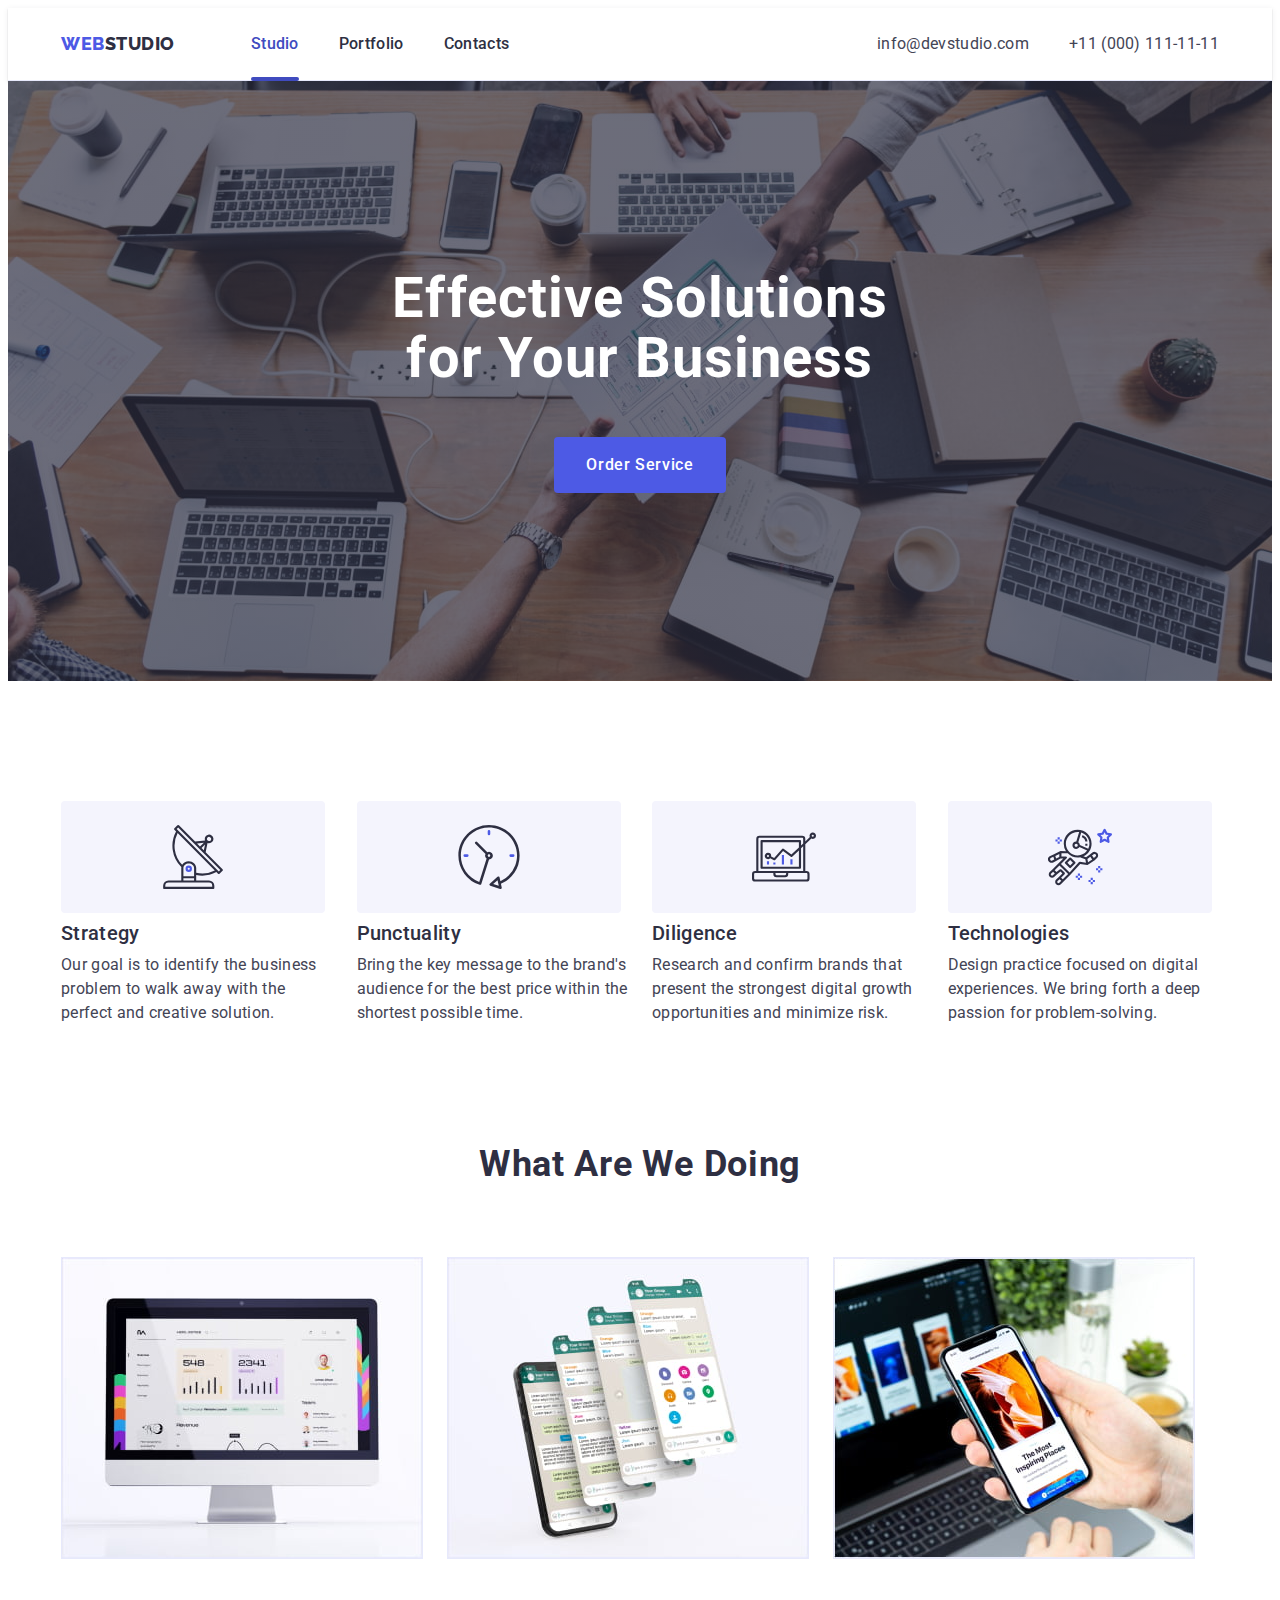
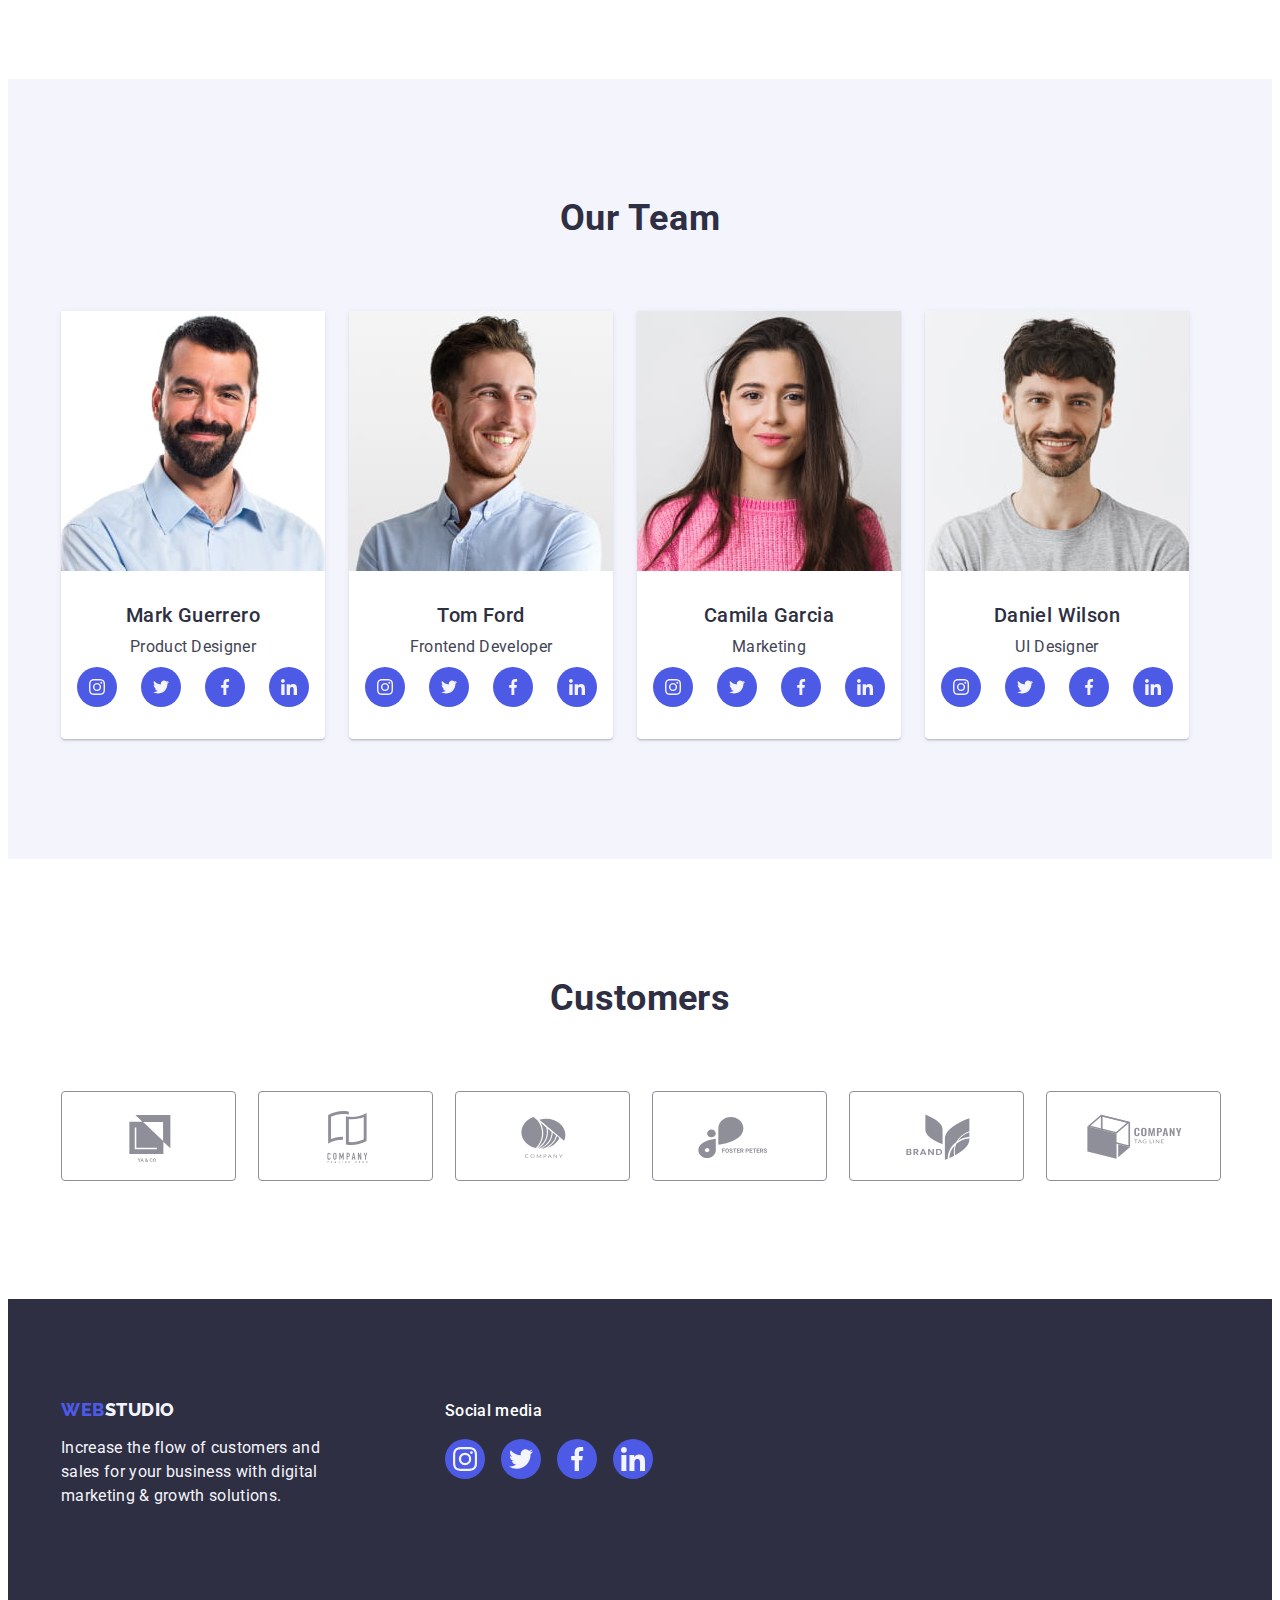
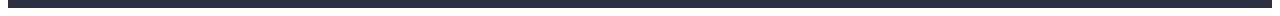
<file: index.html>
<!DOCTYPE html>
<html lang="en">
  <head>
    <meta charset="UTF-8" />
    <meta http-equiv="X-UA-Compatible" content="IE=edge" />
    <meta name="viewport" content="width=device-width, initial-scale=1.0" />
    <title>WebStudio</title>
    <link rel="preconnect" href="https://fonts.googleapis.com" />
    <link rel="preconnect" href="https://fonts.gstatic.com" crossorigin />
    <link
      href="https://fonts.googleapis.com/css2?family=Raleway:wght@800&family=Roboto:wght@400;500;700;900&display=swap"
      rel="stylesheet"
    />
    <link
      rel="stylesheet"
      href="https://cdnjs.cloudflare.com/ajax/libs/modern-normalize/2.0.0/modern-normalize.min.css"
      integrity="sha512-4xo8blKMVCiXpTaLzQSLSw3KFOVPWhm/TRtuPVc4WG6kUgjH6J03IBuG7JZPkcWMxJ5huwaBpOpnwYElP/m6wg=="
      crossorigin="anonymous"
      referrerpolicy="no-referrer"
    />
    <link rel="stylesheet" href="./css/style.css" />
  </head>
  <body>
    <header class="header">
      <div class="header-container container">
        <nav class="header-nav">
          <a href="./index.html" class="logo link">Web<span class="logo-text">Studio</span></a>
          <ul class="header-nav-list list">
            <li class="header-nav-item item">
              <a href="./index.html" class="header-nav-link active link">Studio</a>
            </li>
            <li class="header-nav-item item">
              <a href="./portfolio.html" class="header-nav-link link">Portfolio</a>
            </li>
            <li class="header-nav-item item">
              <a href="" class="header-nav-link link">Contacts</a>
            </li>
          </ul>
        </nav>
        <address class="header-address">
          <ul class="header-address-list list">
            <li class="header-address-item item">
              <a href="mailto:info@devstudio.com" class="header-address-link link"
                >info@devstudio.com</a
              >
            </li>
            <li class="header-address-item item">
              <a href="tel:+110001111111" class="header-address-link link">+11 (000) 111-11-11</a>
            </li>
          </ul>
        </address>
      </div>
    </header>
    <main>
      <section class="hero">
        <div class="container hero-container">
          <h1 class="hero-title">Effective Solutions for Your Business</h1>
          <button type="button" class="hero-button" data-modal-open>Order Service</button>
        </div>
      </section>
      <section class="strategy">
        <div class="strategy-container container">
          <h2 hidden>Earth</h2>
          <ul class="strategy-list list">
            <li class="srategy-item item">
              <div class="strategy-box">
                <svg width="64" height="64">
                  <use href="./images/icons.svg#antenna"></use>
                </svg>
              </div>
              <h3 class="strategy-title">Strategy</h3>
              <p class="strategy-text">
                Our goal is to identify the business problem to walk away with the perfect and
                creative solution.
              </p>
            </li>
            <li class="srategy-item item">
              <div class="strategy-box">
                <svg width="64" height="64">
                  <use href="./images/icons.svg#clock"></use>
                </svg>
              </div>
              <h3 class="strategy-title">Punctuality</h3>
              <p class="strategy-text">
                Bring the key message to the brand's audience for the best price within the shortest
                possible time.
              </p>
            </li>
            <li class="srategy-item item">
              <div class="strategy-box">
                <svg width="64" height="64">
                  <use href="./images/icons.svg#diagram"></use>
                </svg>
              </div>
              <h3 class="strategy-title">Diligence</h3>
              <p class="strategy-text">
                Research and confirm brands that present the strongest digital growth opportunities
                and minimize risk.
              </p>
            </li>
            <li class="srategy-item item">
              <div class="strategy-box">
                <svg width="64" height="64">
                  <use href="./images/icons.svg#astronaut"></use>
                </svg>
              </div>
              <h3 class="strategy-title">Technologies</h3>
              <p class="strategy-text">
                Design practice focused on digital experiences. We bring forth a deep passion for
                problem-solving.
              </p>
            </li>
          </ul>
        </div>
      </section>
      <section class="doing">
        <div class="container doing-container">
          <h2 class="doing-title">What are we doing</h2>
          <ul class="doing-list list">
            <li class="doing-item item">
              <img
                class="doing-img"
                src="./images/doing/Rectangle1.jpg"
                alt="computer"
                width="360"
                height="300"
              />
            </li>
            <li class="doing-item item">
              <img
                class="doing-img"
                src="./images/doing/Rectangle.jpg"
                alt="phone"
                width="360"
                height="300"
              />
            </li>
            <li class="doing-item item">
              <img
                class="doing-img"
                src="./images/doing/Rectangle2.jpg"
                alt="phone"
                width="360"
                height="300"
              />
            </li>
          </ul>
        </div>
      </section>
      <section class="team">
        <div class="container team-container">
          <h2 class="team-title">Our Team</h2>
          <ul class="team-list list">
            <li class="team-item item">
              <img src="./images/team/mark.jpg" alt="Mark Guerrero" width="264" height="260" />
              <div class="container-name">
                <h3 class="team-name">Mark Guerrero</h3>
                <p class="team-desc">Product Designer</p>
                <ul class="list team-icon-list">
                  <li class="team-social-item item">
                    <a class="social-team-link link" href="" target="_blank" aria-label="">
                      <svg class="social-team-icon" width="16" height="16">
                        <use href="./images/icons.svg#instagram"></use>
                      </svg>
                    </a>
                  </li>
                  <li class="team-social-item item">
                    <a class="social-team-link link" href="" target="_blank" aria-label="">
                      <svg class="social-team-icon" width="16" height="16">
                        <use href="./images/icons.svg#twitter"></use>
                      </svg>
                    </a>
                  </li>
                  <li class="team-social-item item">
                    <a class="social-team-link link" href="" target="_blank" aria-label="">
                      <svg class="social-team-icon" width="16" height="16">
                        <use href="./images/icons.svg#facebook"></use>
                      </svg>
                    </a>
                  </li>
                  <li class="team-social-item item">
                    <a class="social-team-link link" href="" target="_blank" aria-label="">
                      <svg class="social-team-icon" width="16" height="16">
                        <use href="./images/icons.svg#linkedin"></use>
                      </svg>
                    </a>
                  </li>
                </ul>
              </div>
            </li>
            <li class="team-item item">
              <img src="./images/team/tom.jpg" alt="Tom Ford" width="264" height="260" />
              <div class="container-name">
                <h3 class="team-name">Tom Ford</h3>
                <p class="team-desc">Frontend Developer</p>
                <ul class="list team-icon-list">
                  <li class="social-team-item item">
                    <a class="social-team-link link" href="" target="_blank" aria-label="">
                      <svg class="social-team-icon" width="16" height="16">
                        <use href="./images/icons.svg#instagram"></use>
                      </svg>
                    </a>
                  </li>
                  <li class="social-team-item item">
                    <a class="social-team-link link" href="" target="_blank" aria-label="">
                      <svg class="social-team-icon" width="16" height="16">
                        <use href="./images/icons.svg#twitter"></use>
                      </svg>
                    </a>
                  </li>
                  <li class="social-team-item item">
                    <a class="social-team-link link" href="" target="_blank" aria-label="">
                      <svg class="social-team-icon" width="16" height="16">
                        <use href="./images/icons.svg#facebook"></use>
                      </svg>
                    </a>
                  </li>
                  <li class="social-team-item item">
                    <a class="social-team-link link" href="" target="_blank" aria-label="">
                      <svg class="social-team-icon" width="16" height="16">
                        <use href="./images/icons.svg#linkedin"></use>
                      </svg>
                    </a>
                  </li>
                </ul>
              </div>
            </li>
            <li class="team-item item">
              <img src="./images/team/camila.jpg" alt="Camila Garcia" width="264" height="260" />
              <div class="container-name">
                <h3 class="team-name">Camila Garcia</h3>
                <p class="team-desc">Marketing</p>
                <ul class="list team-icon-list">
                  <li class="social-team-item item">
                    <a class="social-team-link link" href="" target="_blank" aria-label="">
                      <svg class="social-team-icon" width="16" height="16">
                        <use href="./images/icons.svg#instagram"></use>
                      </svg>
                    </a>
                  </li>
                  <li class="social-team-item item">
                    <a class="social-team-link link" href="" target="_blank" aria-label="">
                      <svg class="social-team-icon" width="16" height="16">
                        <use href="./images/icons.svg#twitter"></use>
                      </svg>
                    </a>
                  </li>
                  <li class="social-team-item item">
                    <a class="social-team-link link" href="" target="_blank" aria-label="">
                      <svg class="social-team-icon" width="16" height="16">
                        <use href="./images/icons.svg#facebook"></use>
                      </svg>
                    </a>
                  </li>
                  <li class="social-team-item item">
                    <a class="social-team-link link" href="" target="_blank" aria-label="">
                      <svg class="social-team-icon" width="16" height="16">
                        <use href="./images/icons.svg#linkedin"></use>
                      </svg>
                    </a>
                  </li>
                </ul>
              </div>
            </li>
            <li class="team-item item">
              <img src="./images/team/daniel.jpg" alt="Daniel Wilson" width="264" height="260" />
              <div class="container-name">
                <h3 class="team-name">Daniel Wilson</h3>
                <p class="team-desc">UI Designer</p>
                <ul class="list team-icon-list">
                  <li class="social-team-item item">
                    <a class="social-team-link link" href="" target="_blank" aria-label="">
                      <svg class="social-team-icon" width="16" height="16">
                        <use href="./images/icons.svg#instagram"></use>
                      </svg>
                    </a>
                  </li>
                  <li class="social-team-item item">
                    <a class="social-team-link link" href="" target="_blank" aria-label="">
                      <svg class="social-team-icon" width="16" height="16">
                        <use href="./images/icons.svg#twitter"></use>
                      </svg>
                    </a>
                  </li>
                  <li class="social-team-item item">
                    <a class="social-team-link link" href="" target="_blank" aria-label="">
                      <svg class="social-team-icon" width="16" height="16">
                        <use href="./images/icons.svg#facebook"></use>
                      </svg>
                    </a>
                  </li>
                  <li class="social-team-item item">
                    <a class="social-team-link link" href="" target="_blank" aria-label="">
                      <svg class="social-team-icon" width="16" height="16">
                        <use href="./images/icons.svg#linkedin"></use>
                      </svg>
                    </a>
                  </li>
                </ul>
              </div>
            </li>
          </ul>
        </div>
      </section>
      <section class="customers">
        <div class="container container-customers">
          <h2 class="title-customers">Customers</h2>
          <ul class="list customers-list">
            <li class="item customers-item">
              <a class="customers-link link" href="" target="_blank" aria-label="">
                <svg class="customers-icon" width="104" height="56">
                  <use href="./images/icons.svg#logo"></use>
                </svg>
              </a>
            </li>
            <li class="item customers-item">
              <a class="customers-link link" href="" target="_blank" aria-label="">
                <svg class="customers-icon" width="104" height="56">
                  <use href="./images/icons.svg#logo-1"></use>
                </svg>
              </a>
            </li>
            <li class="item customers-item">
              <a class="customers-link link" href="" target="_blank" aria-label="">
                <svg class="customers-icon" width="104" height="56">
                  <use href="./images/icons.svg#logo-2"></use>
                </svg>
              </a>
            </li>
            <li class="item customers-item">
              <a class="customers-link link" href="" target="_blank" aria-label="">
                <svg class="customers-icon" width="104" height="56">
                  <use href="./images/icons.svg#logo-3"></use>
                </svg>
              </a>
            </li>
            <li class="item customers-item">
              <a class="customers-link link" href="" target="_blank" aria-label="">
                <svg class="customers-icon" width="104" height="56">
                  <use href="./images/icons.svg#logo-4"></use>
                </svg>
              </a>
            </li>
            <li class="item customers-item">
              <a class="customers-link link" href="" target="_blank" aria-label="">
                <svg class="customers-icon" width="104" height="56">
                  <use href="./images/icons.svg#logo-5"></use>
                </svg>
              </a>
            </li>
          </ul>
        </div>
      </section>
    </main>
    <footer class="footer">
      <div class="container footer-container">
        <div class="footer-box">
          <a href="./index.html" class="logo link"
            >Web<span class="footer-logo-text">Studio</span></a
          >
          <p class="footer-text">
            Increase the flow of customers and sales for your business with digital marketing &
            growth solutions.
          </p>
        </div>
        <div>
          <p class="title-footer">Social media</p>
          <ul class="list footer-icon-list">
            <li class="item footer-icon-item">
              <a class="footer-social-link" href="" target="_blank" aria-label="">
                <svg class="footer-social-img" width="24" height="24">
                  <use href="./images/icons.svg#instagram1"></use>
                </svg>
              </a>
            </li>
            <li class="item footer-icon-item">
              <a class="footer-social-link" href="" target="_blank" aria-label="">
                <svg class="footer-social-img" width="24" height="24">
                  <use href="./images/icons.svg#twitter1"></use>
                </svg>
              </a>
            </li>
            <li class="item footer-icon-item">
              <a class="footer-social-link" href="" target="_blank" aria-label="">
                <svg class="footer-social-img" width="24" height="24">
                  <use href="./images/icons.svg#facebook1"></use>
                </svg>
              </a>
            </li>
            <li class="item footer-icon-item">
              <a class="footer-social-link" href="" target="_blank" aria-label="">
                <svg class="footer-social-img" width="24" height="24">
                  <use href="./images/icons.svg#linkedin1"></use>
                </svg>
              </a>
            </li>
          </ul>
        </div>
      </div>
    </footer>
    <div class="backdrop is-hidden" data-modal>
      <div class="modal">
        <button data-modal-close type="button" class="modal-btn">
          <svg class="close-btn-img" width="8" height="8">
            <use href="./images/icons.svg#close-btn"></use>
          </svg>
        </button>
      </div>
    </div>
    <script src="./js/modal.js"></script>
  </body>
</html>
</file>
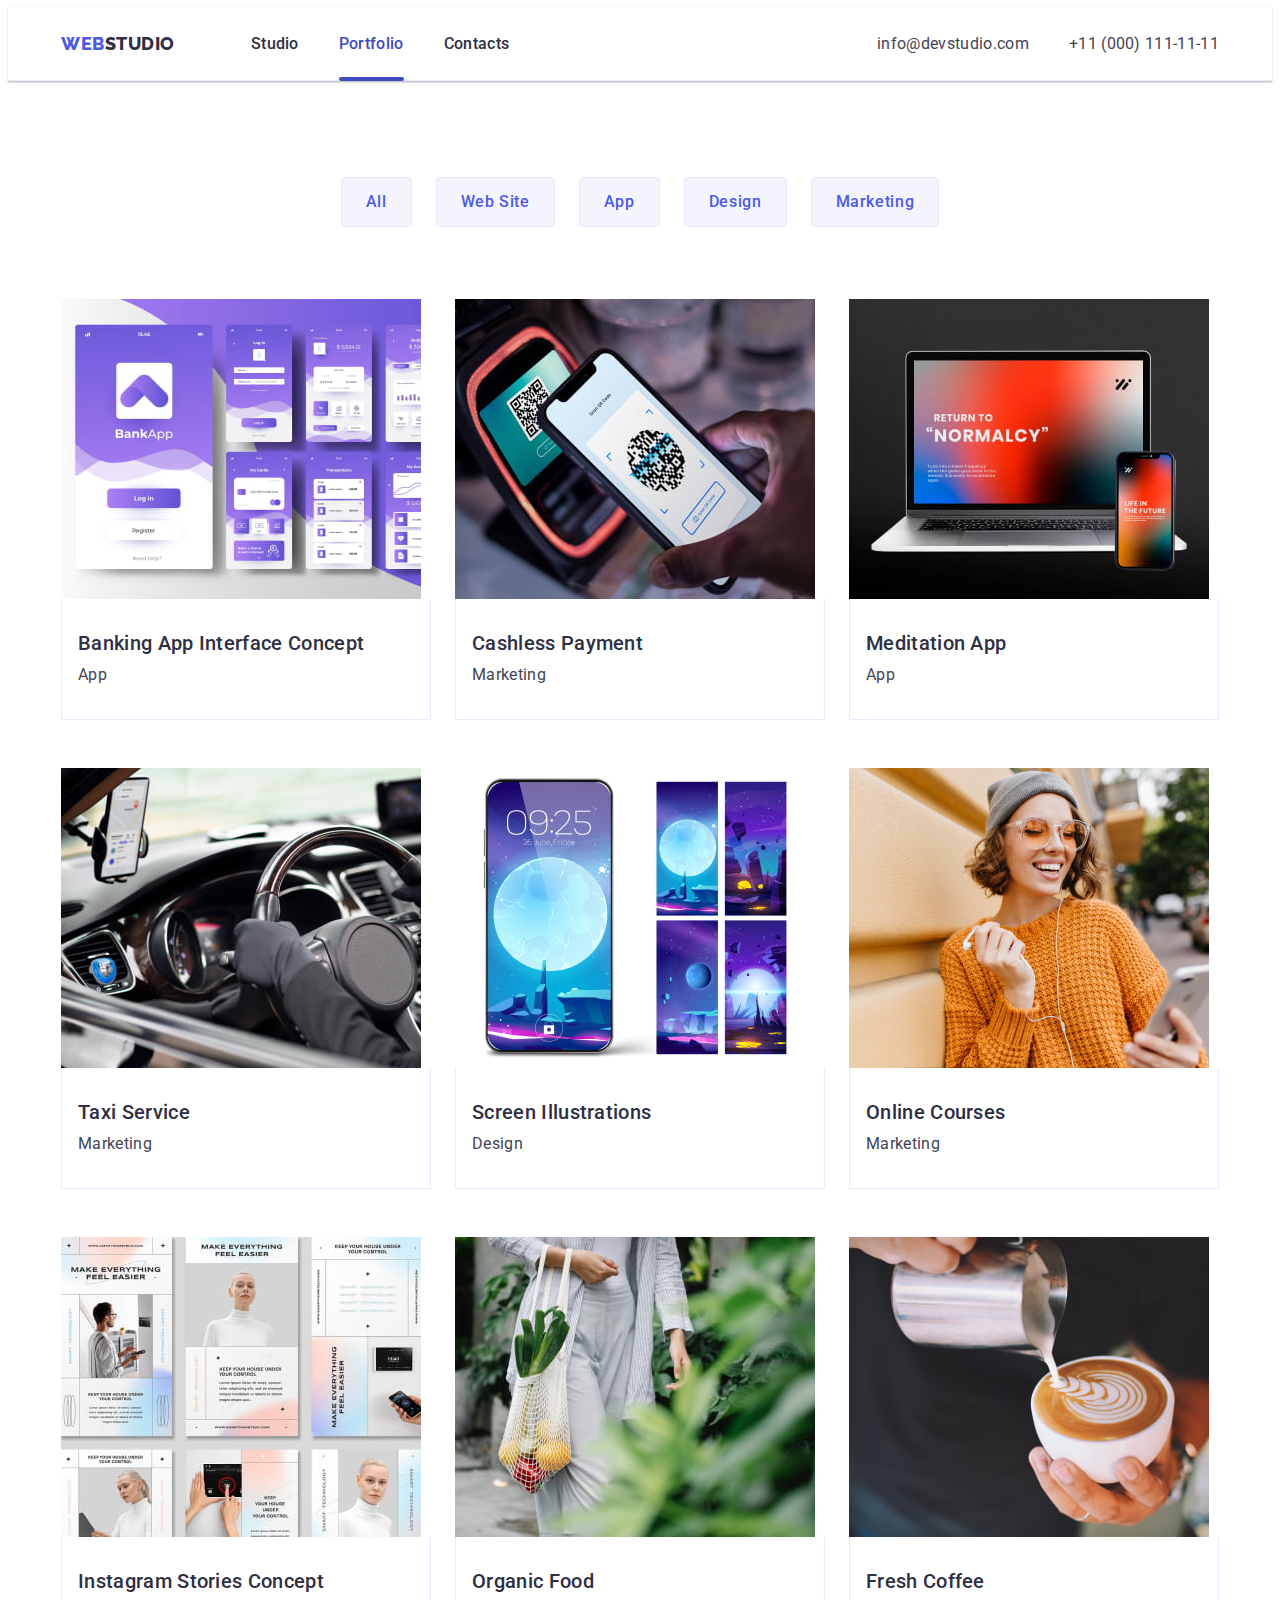
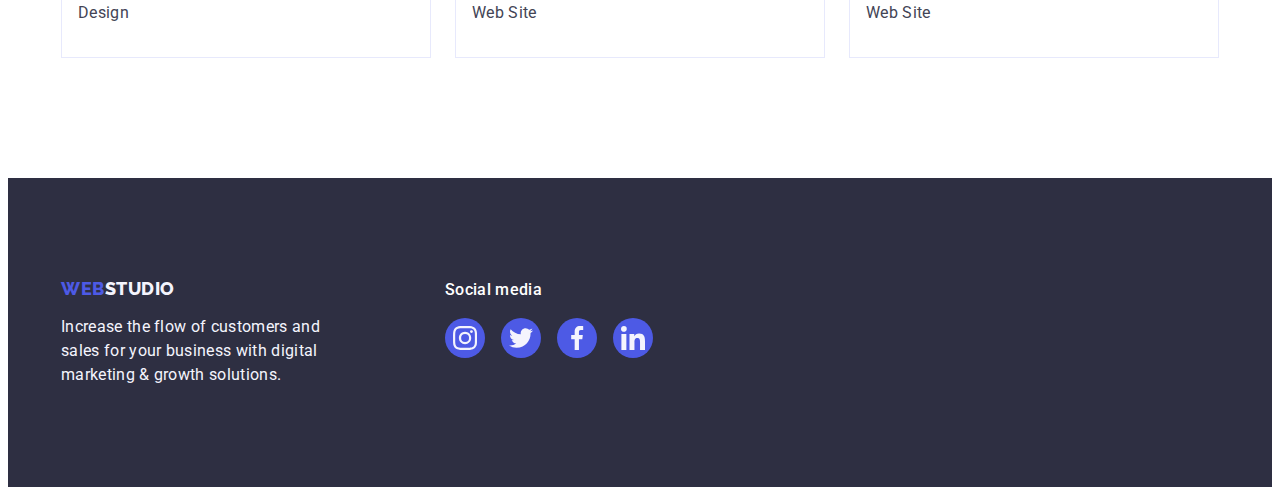
<file: portfolio.html>
<!DOCTYPE html>
<html lang="en">
  <head>
    <meta charset="UTF-8" />
    <meta http-equiv="X-UA-Compatible" content="IE=edge" />
    <meta name="viewport" content="width=device-width, initial-scale=1.0" />
    <title>Portfolio</title>
    <link rel="preconnect" href="https://fonts.googleapis.com" />
    <link rel="preconnect" href="https://fonts.gstatic.com" crossorigin />
    <link
      href="https://fonts.googleapis.com/css2?family=Raleway:wght@800&family=Roboto:wght@400;500;700;900&display=swap"
      rel="stylesheet"
    />
    <link
      rel="stylesheet"
      href="https://cdnjs.cloudflare.com/ajax/libs/modern-normalize/2.0.0/modern-normalize.min.css"
      integrity="sha512-4xo8blKMVCiXpTaLzQSLSw3KFOVPWhm/TRtuPVc4WG6kUgjH6J03IBuG7JZPkcWMxJ5huwaBpOpnwYElP/m6wg=="
      crossorigin="anonymous"
      referrerpolicy="no-referrer"
    />
    <link rel="stylesheet" href="./css/style.css" />
  </head>
  <body>
    <header class="header">
      <div class="header-container container">
        <nav class="header-nav">
          <a href="./index.html" class="logo link">Web<span class="logo-text">Studio</span></a>
          <ul class="header-nav-list list">
            <li class="header-nav-item item">
              <a href="./index.html" class="header-nav-link link">Studio</a>
            </li>
            <li class="header-nav-item item">
              <a href="./portfolio.html" class="header-nav-link active link">Portfolio</a>
            </li>
            <li class="header-nav-item item">
              <a href="" class="header-nav-link link">Contacts</a>
            </li>
          </ul>
        </nav>
        <address class="header-address">
          <ul class="header-address-list list">
            <li class="header-address-item item">
              <a href="mailto:info@devstudio.com" class="header-address-link link"
                >info@devstudio.com</a
              >
            </li>
            <li class="header-address-item item">
              <a href="tel:+110001111111" class="header-address-link link">+11 (000) 111-11-11</a>
            </li>
          </ul>
        </address>
      </div>
    </header>
    <main>
      <section class="portfolio">
        <div class="container portfolio-container">
          <h1 hidden>Something</h1>
          <ul class="portfolio-btn-list list">
            <li class="portfolio-btn-item item">
              <button type="button" class="portfolio-button button">All</button>
            </li>
            <li class="portfolio-btn-item item">
              <button type="button" class="portfolio-button button">Web Site</button>
            </li>
            <li class="portfolio-btn-item item">
              <button type="button" class="portfolio-button button">App</button>
            </li>
            <li class="portfolio-btn-item item">
              <button type="button" class="portfolio-button button">Design</button>
            </li>
            <li class="portfolio-btn-item item">
              <button type="button" class="portfolio-button button">Marketing</button>
            </li>
          </ul>
          <ul class="portfolio-content-list list">
            <li class="portfolio-content-item item">
              <a class="portfolio-link link" href="">
                <div class="overlay-box">
                  <img
                    src="./images/portfolio/imgg.jpg"
                    alt="Interface Concept"
                    width="360"
                    height="300"
                  />
                  <p class="portfolio-overlay">
                    14 Stylish and User-Friendly App Design Concepts · Task Manager App · Calorie
                    Tracker App · Exotic Fruit Ecommerce App · Cloud Storage App
                  </p>
                </div>
                <div class="container-link">
                  <h2 class="portfolio-subtitle">Banking App Interface Concept</h2>
                  <p class="portfolio-text">App</p>
                </div>
              </a>
            </li>
            <li class="portfolio-content-item item">
              <a class="portfolio-link link" href="">
                <div class="overlay-box">
                  <img
                    src="./images/portfolio/imgg1.jpg"
                    alt="Interface Concept"
                    width="360"
                    height="300"
                  />
                  <p class="portfolio-overlay">
                    14 Stylish and User-Friendly App Design Concepts · Task Manager App · Calorie
                    Tracker App · Exotic Fruit Ecommerce App · Cloud Storage App
                  </p>
                </div>
                <div class="container-link">
                  <h2 class="portfolio-subtitle">Cashless Payment</h2>
                  <p class="portfolio-text">Marketing</p>
                </div>
              </a>
            </li>
            <li class="portfolio-content-item item">
              <a class="portfolio-link link" href="">
                <div class="overlay-box">
                  <img
                    src="./images/portfolio/imgg2.jpg"
                    alt="Interface Concept"
                    width="360"
                    height="300"
                  />
                  <p class="portfolio-overlay">
                    14 Stylish and User-Friendly App Design Concepts · Task Manager App · Calorie
                    Tracker App · Exotic Fruit Ecommerce App · Cloud Storage App
                  </p>
                </div>
                <div class="container-link">
                  <h2 class="portfolio-subtitle">Meditation App</h2>
                  <p class="portfolio-text">App</p>
                </div>
              </a>
            </li>
            <li class="portfolio-content-item item">
              <a class="portfolio-link link" href="">
                <div class="overlay-box">
                  <img
                    src="./images/portfolio/imgg3.jpg"
                    alt="Interface Concept"
                    width="360"
                    height="300"
                  />
                  <p class="portfolio-overlay">
                    14 Stylish and User-Friendly App Design Concepts · Task Manager App · Calorie
                    Tracker App · Exotic Fruit Ecommerce App · Cloud Storage App
                  </p>
                </div>
                <div class="container-link">
                  <h2 class="portfolio-subtitle">Taxi Service</h2>
                  <p class="portfolio-text">Marketing</p>
                </div>
              </a>
            </li>
            <li class="portfolio-content-item item">
              <a class="portfolio-link link" href="">
                <div class="overlay-box">
                  <img
                    src="./images/portfolio/imgg4.jpg"
                    alt="Interface Concept"
                    width="360"
                    height="300"
                  />
                  <p class="portfolio-overlay">
                    14 Stylish and User-Friendly App Design Concepts · Task Manager App · Calorie
                    Tracker App · Exotic Fruit Ecommerce App · Cloud Storage App
                  </p>
                </div>
                <div class="container-link">
                  <h2 class="portfolio-subtitle">Screen Illustrations</h2>
                  <p class="portfolio-text">Design</p>
                </div>
              </a>
            </li>
            <li class="portfolio-content-item item">
              <a class="portfolio-link link" href="">
                <div class="overlay-box">
                  <img
                    src="./images/portfolio/imgg5.jpg"
                    alt="Interface Concept"
                    width="360"
                    height="300"
                  />
                  <p class="portfolio-overlay">
                    14 Stylish and User-Friendly App Design Concepts · Task Manager App · Calorie
                    Tracker App · Exotic Fruit Ecommerce App · Cloud Storage App
                  </p>
                </div>
                <div class="container-link">
                  <h2 class="portfolio-subtitle">Online Courses</h2>
                  <p class="portfolio-text">Marketing</p>
                </div>
              </a>
            </li>
            <li class="portfolio-content-item item">
              <a class="portfolio-link link" href="">
                <div class="overlay-box">
                  <img
                    src="./images/portfolio/imgg6.jpg"
                    alt="Interface Concept"
                    width="360"
                    height="300"
                  />
                  <p class="portfolio-overlay">
                    14 Stylish and User-Friendly App Design Concepts · Task Manager App · Calorie
                    Tracker App · Exotic Fruit Ecommerce App · Cloud Storage App
                  </p>
                </div>
                <div class="container-link">
                  <h2 class="portfolio-subtitle">Instagram Stories Concept</h2>
                  <p class="portfolio-text">Design</p>
                </div>
              </a>
            </li>
            <li class="portfolio-content-item item">
              <a class="portfolio-link link" href="">
                <div class="overlay-box">
                  <img
                    src="./images/portfolio/imgg7.jpg"
                    alt="Interface Concept"
                    width="360"
                    height="300"
                  />
                  <p class="portfolio-overlay">
                    14 Stylish and User-Friendly App Design Concepts · Task Manager App · Calorie
                    Tracker App · Exotic Fruit Ecommerce App · Cloud Storage App
                  </p>
                </div>
                <div class="container-link">
                  <h2 class="portfolio-subtitle">Organic Food</h2>
                  <p class="portfolio-text">Web Site</p>
                </div>
              </a>
            </li>
            <li class="portfolio-content-item item">
              <a class="portfolio-link link" href="">
                <div class="overlay-box">
                  <img
                    src="./images/portfolio/imgg8.jpg"
                    alt="Interface Concept"
                    width="360"
                    height="300"
                  />
                  <p class="portfolio-overlay">
                    14 Stylish and User-Friendly App Design Concepts · Task Manager App · Calorie
                    Tracker App · Exotic Fruit Ecommerce App · Cloud Storage App
                  </p>
                </div>
                <div class="container-link">
                  <h2 class="portfolio-subtitle">Fresh Coffee</h2>
                  <p class="portfolio-text">Web Site</p>
                </div>
              </a>
            </li>
          </ul>
        </div>
      </section>
    </main>
    <footer class="footer">
      <div class="container footer-container">
        <div class="footer-box">
          <a href="./index.html" class="logo link"
            >Web<span class="footer-logo-text">Studio</span></a
          >
          <p class="footer-text">
            Increase the flow of customers and sales for your business with digital marketing &
            growth solutions.
          </p>
        </div>
        <div>
          <p class="title-footer">Social media</p>
          <ul class="list footer-icon-list">
            <li class="item footer-icon-item">
              <a class="footer-social-link" href="" target="_blank" aria-label="">
                <svg class="footer-social-img" width="24" height="24">
                  <use href="./images/icons.svg#instagram1"></use>
                </svg>
              </a>
            </li>
            <li class="item footer-icon-item">
              <a class="footer-social-link" href="" target="_blank" aria-label="">
                <svg class="footer-social-img" width="24" height="24">
                  <use href="./images/icons.svg#twitter1"></use>
                </svg>
              </a>
            </li>
            <li class="item footer-icon-item">
              <a class="footer-social-link" href="" target="_blank" aria-label="">
                <svg class="footer-social-img" width="24" height="24">
                  <use href="./images/icons.svg#facebook1"></use>
                </svg>
              </a>
            </li>
            <li class="item footer-icon-item">
              <a class="footer-social-link" href="" target="_blank" aria-label="">
                <svg class="footer-social-img" width="24" height="24">
                  <use href="./images/icons.svg#linkedin1"></use>
                </svg>
              </a>
            </li>
          </ul>
        </div>
      </div>
    </footer>
  </body>
</html>
</file>
<file: css/style.css>
:root {
  /*========== Color ==========*/
  --body-background-color: #ffffff;
  --hero-background-color: #2e2f42;
  --hero-button-background-color: #4d5ae5;
  --footer-background-color: #2e2f42;
  --footer-text-color: #f4f4fd;
  --hero-text-color: #ffffff;
  --logo-title-color: #4d5ae5;
  --logo-text-color: #f4f4fd;
  --title-color: #2e2f42;
  --text-color: #434455;
  --button-background-color: #f4f4fd;
  --button-text-color: #4d5ae5;
  --hover-link-button-color: #404bbf;
  --customers-color: #8e8f99;

  --duration-timing-function: 250ms cubic-bezier(0.4, 0, 0.2, 1);
}

body {
  font-family: "Roboto", sans-serif;
  font-style: normal;
  font-weight: 400;
  font-size: 16px;
  line-height: 1.5;
  letter-spacing: 0.02em;
  color: var(--text-color);
  background-color: var(--body-background-color);
}

/* Base style */
h1,
h2,
h3,
h4,
h5,
h6,
ul,
p,
button {
  margin: 0;
  padding: 0;
}

img {
  display: block;
}

.link {
  text-decoration: none;
}

.list {
  list-style-type: none;
}
.container {
  width: 1158px;
  padding-left: 15px;
  padding-right: 15px;
  margin-right: auto;
  margin-left: auto;
}

/* LOGO */

.logo {
  margin-right: 76px;

  font-family: "Raleway", sans-serif;
  font-style: normal;
  font-weight: 800;
  font-size: 18px;
  line-height: 1.17;
  letter-spacing: 0.03em;
  text-transform: uppercase;
  color: var(--logo-title-color);
}

.logo .logo-text {
  color: var(--title-color);
}

/* Header */

.header-container {
  display: flex;
  align-items: center;
}

.header {
  border-bottom: 1px solid #e7e9fc;
  box-shadow: 0px 2px 1px rgba(46, 47, 66, 0.08), 0px 1px 1px rgba(46, 47, 66, 0.16),
    0px 1px 6px rgba(46, 47, 66, 0.08);
}

.header-nav {
  display: flex;
  align-items: center;
  margin-right: auto;
}

.header-nav-list {
  display: flex;
}

.header-nav-item {
  position: relative;
}

.header-nav-item:not(:last-child) {
  margin-right: 40px;
}

.header-nav-link {
  position: relative;
  display: block;
  padding: 24px 0px 24px 0px;

  color: var(--title-color);
  font-weight: 500;

  transition: color var(--duration-timing-function);
}

.header-nav-link:hover,
.header-nav-link:focus {
  color: var(--hover-link-button-color);
}

.active {
  color: var(--hover-link-button-color);
}

.active::after {
  content: "";

  display: block;
  background-color: var(--hover-link-button-color);
  border-radius: 2px;
  height: 4px;
  width: 100%;

  position: absolute;
  bottom: -1px;
  left: 0;
}
.header-address {
  display: flex;
}
.header-address-list {
  gap: 40px;
  display: flex;
}
.header-address-link {
  font-style: normal;
  color: var(--text-color);

  transition: color var(--duration-timing-function);
}
.header-address-link:hover,
.header-address-link:focus {
  color: var(--hover-link-button-color);
}
/* MAIN-HERO */

.hero-container {
  padding-top: 188px;
  padding-bottom: 188px;
}

.hero {
  max-width: 1440px;
  margin-right: auto;
  margin-left: auto;

  background-color: var(--hero-background-color);
  background-image: linear-gradient(rgba(46, 47, 66, 0.7), rgba(46, 47, 66, 0.7)),
    url(../images/hero/people-office.jpg);
  background-repeat: no-repeat;
  background-size: cover;
  background-position: center;
}
.hero-title {
  max-width: 496px;
  margin-bottom: 48px;
  margin-left: auto;
  margin-right: auto;

  font-family: "Roboto", sans-serif;
  font-style: normal;
  font-weight: 700;
  font-size: 56px;
  line-height: 1.07;
  letter-spacing: 0.02em;
  text-align: center;
  color: var(--hero-text-color);
}
.hero-button {
  display: block;
  min-width: 169px;
  height: 56px;
  padding: 16px 32px;
  margin-left: auto;
  margin-right: auto;
  border: none;
  border-radius: 4px;

  transition: background-color var(--duration-timing-function);

  background-color: var(--hero-button-background-color);
  color: var(--hero-text-color);
  font-family: "Roboto", sans-serif;
  font-style: normal;
  font-weight: 500;
  font-size: 16px;
  line-height: 1.5;

  letter-spacing: 0.04em;
  cursor: pointer;
}

.hero-button:hover,
.hero-button:focus {
  background-color: var(--hover-link-button-color);
}

/* MAIN-STRATEGY */

.strategy {
  padding-top: 120px;
  padding-bottom: 120px;
}

.strategy-list {
  display: flex;
  gap: 24px;
}

.srategy-item {
  width: calc((100% - 72px) / 4);
}

.strategy-title {
  margin-bottom: 8px;

  font-weight: 500;
  font-size: 20px;
  line-height: 1.2;
  color: var(--title-color);
}

.strategy-text {
  font-weight: 400;
  font-size: 16px;
  line-height: 1.5;
  letter-spacing: 0.02em;
  color: var(--text-color);
}

/* .strategy-icon-list {
  display: flex;
  justify-content: center;
  align-items: center;
  gap: 24px;
} */

.strategy-box {
  display: flex;
  justify-content: center;
  align-items: center;
  margin-bottom: 8px;
  border-radius: 4px;
  width: 264px;
  height: 112px;

  background-color: var(--button-background-color);
}

/* MAIN-DOING */
.doing {
  padding-bottom: 120px;
}

.doing-title {
  margin-bottom: 72px;

  font-weight: 700;
  font-size: 36px;
  line-height: 1.11;
  letter-spacing: 0.02em;
  text-transform: capitalize;
  color: var(--title-color);
  text-align: center;
}

.doing-list {
  display: flex;
  gap: 24px;
  margin-left: auto;
  margin-right: auto;
}
.doing-img {
  border: 1px solid #e7e9fc;
}

/* MAIN-TEAM */
.team {
  background-color: var(--button-background-color);
  padding-top: 120px;
  padding-bottom: 120px;
}

.team-title {
  margin-bottom: 72px;

  font-weight: 700;
  font-size: 36px;
  line-height: 1.11;
  letter-spacing: 0.02em;
  text-transform: capitalize;
  color: var(--title-color);
  text-align: center;
}

.team-list {
  display: flex;
  gap: 24px;
  margin-top: 72px;
}

.team-item {
  border-radius: 0px 0px 4px 4px;
  box-shadow: 0px 1px 6px rgba(46, 47, 66, 0.08), 0px 1px 1px rgba(46, 47, 66, 0.16),
    0px 2px 1px rgba(46, 47, 66, 0.08);
  background-color: var(--body-background-color);
}

.container-name {
  padding: 32px 0px;
}

.team-name {
  margin-bottom: 8px;

  font-weight: 500;
  font-size: 20px;
  line-height: 1.2;
  text-align: center;
  letter-spacing: 0.02em;
  color: var(--title-color);
}

.team-desc {
  margin-bottom: 8px;

  font-size: 16px;
  line-height: 1.5;
  text-align: center;
  letter-spacing: 0.02em;
  color: var(--text-color);
}

.team-icon-list {
  display: flex;
  align-items: center;
  justify-content: center;
  gap: 24px;
}

.social-team-link {
  display: flex;
  align-items: center;
  justify-content: center;
  width: 40px;
  height: 40px;
  background-color: var(--logo-title-color);
  border-radius: 50%;

  transition: background-color var(--duration-timing-function);
}

.social-team-link:hover,
.social-team-link:focus {
  background-color: var(--hover-link-button-color);
}

.social-team-icon {
  fill: var(--button-background-color);
}

/* Customers */
.customers {
  padding: 120px 0px;
}

/* .container-customers {
  margin-top: 120px;
  margin-bottom: 120px;
} */
.title-customers {
  margin-bottom: 72px;

  color: var(--title-color);
  font-weight: 700;
  font-size: 36px;
  line-height: 1.11;
  text-align: center;
}

.customers-list {
  display: flex;
  justify-content: center;
  align-items: center;
  gap: 24px;
}

.customers-item {
  width: calc((100% - 120px) / 6);
  height: 88px;
}

.customers-link:hover,
.customers-link:focus {
  border-color: 1px solid var(--hover-link-button-color);
  color: var(--hover-link-button-color);
}

.customers-link {
  display: flex;
  justify-content: center;
  align-items: center;
  width: 100%;
  height: 100%;

  color: var(--customers-color);
  border: 1px solid #8e8f99;
  border-radius: 4px;
  cursor: pointer;

  transition: border-color var(--duration-timing-function), color var(--duration-timing-function);
}

.customers-icon {
  fill: currentColor;
}

.customers-link:focus {
  border-color: 1px solid var(--hover-link-button-color);
  color: var(--hover-link-button-color);
}

/* Footer */
.footer-container {
  display: flex;
  align-items: baseline;
}

.footer {
  padding-top: 100px;
  padding-bottom: 100px;
  background-color: var(--footer-background-color);
}
.footer .logo {
  display: inline-block;
  margin-bottom: 16px;
}

.footer-box {
  display: flex;
  flex-direction: column;
  margin-right: 120px;
}

.footer-logo-text {
  color: var(--footer-text-color);
}
.footer-text {
  max-width: 264px;

  font-size: 16px;
  line-height: 1.5;
  letter-spacing: 0.02em;
  color: var(--footer-text-color);
}

.title-footer {
  margin-bottom: 16px;

  color: var(--hero-text-color);
  font-weight: 500;
  font-size: 16px;
}
.footer-icon {
  display: flex;
  flex-direction: column;
  align-items: center;
}

.footer-icon-list {
  display: flex;
  gap: 16px;
}
.footer-social-link {
  display: flex;
  justify-content: center;
  align-items: center;
  width: 40px;
  height: 40px;
  border-radius: 50%;
  background-color: var(--logo-title-color);

  transition: background-color var(--duration-timing-function);
}
.footer-social-link:hover,
.footer-social-link:focus {
  background-color: #31d0aa;
}

.footer-social-img {
  fill: var(--button-background-color);
}

/* Portfolio */
.portfolio {
  padding-top: 96px;
  padding-bottom: 120px;
}
.portfolio-btn-list {
  display: flex;
  gap: 24px;
  margin-bottom: 72px;
  justify-content: center;
}
.portfolio-button {
  padding: 12px 24px;
  border: 1px solid #e7e9fc;
  border-radius: 4px;

  font-family: "Roboto", sans-serif;
  font-style: normal;
  background-color: var(--button-background-color);
  color: var(--button-text-color);
  font-weight: 500;
  font-size: 16px;
  line-height: 1.5;
  text-align: center;
  letter-spacing: 0.04em;
  cursor: pointer;

  transition: color var(--duration-timing-function),
    background-color var(--duration-timing-function), border-color var(--duration-timing-function),
    box-shadow var(--duration-timing-function);
}

.portfolio-button:hover,
.portfolio-button:focus {
  border: 1px solid transparent;
  box-shadow: 0px 3px 1px rgba(0, 0, 0, 0.1), 0px 2px 1px rgba(0, 0, 0, 0.08),
    0px 2px 2px rgba(0, 0, 0, 0.12);

  color: var(--hero-text-color);
  background-color: var(--hover-link-button-color);
}

.portfolio-content-list {
  display: flex;
  flex-wrap: wrap;
  column-gap: 24px;
  row-gap: 48px;
}
.portfolio-content-item {
  width: calc((100% - 2 * 24px) / 3);
}
.portfolio-link {
  display: block;

  transition: box-shadow var(--duration-timing-function);
}

.portfolio-link:hover,
.portfolio-link:focus {
  cursor: pointer;
  box-shadow: 0px 1px 6px rgba(46, 47, 66, 0.08), 0px 1px 1px rgba(46, 47, 66, 0.16),
    0px 2px 1px rgba(46, 47, 66, 0.08);
}

.container-link {
  padding: 32px 16px;
  border: 1px solid #e7e9fc;
  border-top: none;
}

.portfolio-subtitle {
  margin-bottom: 8px;

  font-family: "Roboto", sans-serif;
  color: var(--title-color);
  font-style: normal;
  font-weight: 500;
  font-size: 20px;
  line-height: 1.2;
}
.portfolio-text {
  font-family: "Roboto", sans-serif;
  color: var(--text-color);
  font-style: normal;
  font-weight: 400;
  font-size: 16px;
  line-height: 1.5;
}

.portfolio-overlay {
  position: absolute;
  left: 0;
  bottom: 0;
  width: 100%;
  height: 100%;
  transition: transform var(--duration-timing-function);
  transform: translateY(100%);
  padding: 40px 32px;

  background-color: var(--button-text-color);
  color: var(--button-background-color);
}

.overlay-box {
  position: relative;
  overflow: hidden;
}

.portfolio-link:hover .portfolio-overlay,
.portfolio-link:focus .portfolio-overlay {
  transform: translateY(0);
}
.backdrop {
  position: fixed;
  top: 0;
  left: 0;
  z-index: 2;
  width: 100%;
  height: 100%;

  background-color: rgba(46, 47, 66, 0.4);

  transition: opacity 250ms cubic-bezier(0.4, 0, 0.2, 1),
    visibility 250ms cubic-bezier(0.4, 0, 0.2, 1);
}

.backdrop.is-hidden {
  opacity: 0;
  visibility: hidden;
  pointer-events: none;
}

.modal {
  position: absolute;
  left: 50%;
  top: 50%;
  transform: translate(-50%, -50%);
  width: 408px;
  min-height: 584px;
  border-radius: 4px;

  background-color: #fcfcfc;
  box-shadow: 0px 1px 1px rgba(0, 0, 0, 0.14), 0px 1px 3px rgba(0, 0, 0, 0.12),
    0px 2px 1px rgba(0, 0, 0, 0.2);

  transition: transform var(--duration-timing-function);
}

.modal-btn {
  display: flex;
  align-items: center;
  justify-content: center;
  position: absolute;
  right: 24px;
  top: 24px;
  width: 24px;
  height: 24px;
  border-radius: 50%;

  background-color: #e7e9fc;
  border: 1px solid rgba(0, 0, 0, 0.1);
  cursor: pointer;

  transition: background-color var(--duration-timing-function),
    border var(--duration-timing-function);
}

.modal-btn:hover,
.modal-btn:focus {
  background-color: var(--hover-link-button-color);
  fill: #ffffff;
  border: none;
}

.close-btn-img {
  transition: fill var(--duration-timing-function);
}
</file>
